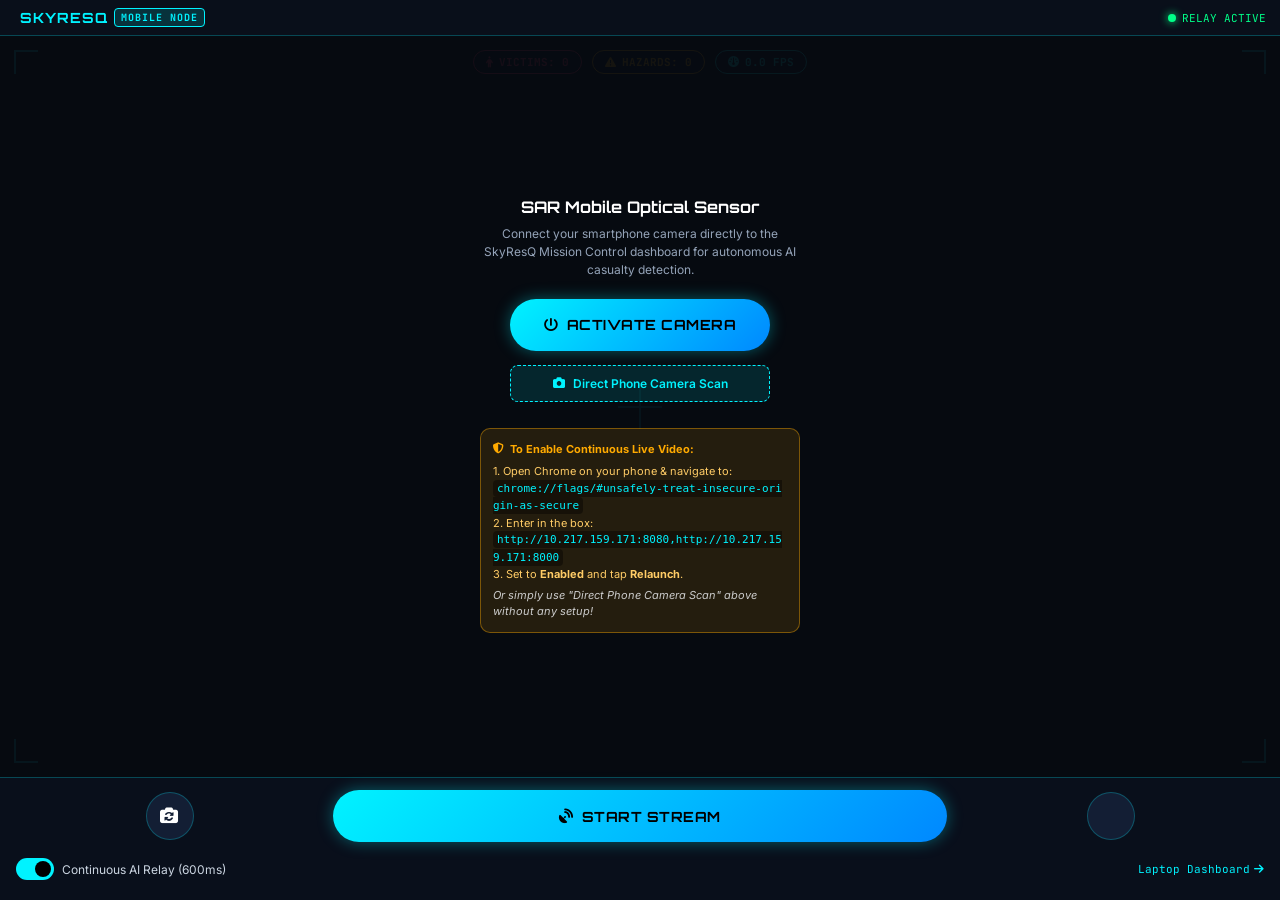
<file: frontend/mobile-cam.html>
<!DOCTYPE html>
<html lang="en">
<head>
  <meta charset="UTF-8">
  <meta name="viewport" content="width=device-width, initial-scale=1.0, maximum-scale=1.0, user-scalable=no">
  <title>SkyResQ Mobile Tactical Camera Node</title>
  <link rel="stylesheet" href="https://cdnjs.cloudflare.com/ajax/libs/font-awesome/6.4.0/css/all.min.css">
  <link href="https://fonts.googleapis.com/css2?family=Orbitron:wght@500;700;900&family=Inter:wght@400;600;700&family=JetBrains+Mono:wght@400;600&display=swap" rel="stylesheet">
  <style>
    :root {
      --bg-dark: #070b12;
      --panel-bg: rgba(14, 22, 38, 0.92);
      --cyan: #00f3ff;
      --cyan-glow: rgba(0, 243, 255, 0.35);
      --red: #ff3366;
      --amber: #ffaa00;
      --green: #00ff88;
      --border-color: rgba(0, 243, 255, 0.25);
    }

    * {
      box-sizing: border-box;
      margin: 0;
      padding: 0;
      user-select: none;
      -webkit-user-select: none;
      -webkit-tap-highlight-color: transparent;
    }

    body {
      background: var(--bg-dark);
      color: #e2e8f0;
      font-family: 'Inter', -apple-system, sans-serif;
      height: 100vh;
      height: 100dvh;
      overflow: hidden;
      display: flex;
      flex-direction: column;
    }

    /* Top Tactical Navigation Bar */
    .mobile-header {
      background: rgba(10, 16, 28, 0.95);
      border-bottom: 1px solid var(--border-color);
      padding: 8px 14px;
      display: flex;
      justify-content: space-between;
      align-items: center;
      z-index: 20;
    }

    .brand-title {
      font-family: 'Orbitron', sans-serif;
      font-size: 14px;
      font-weight: 700;
      letter-spacing: 1px;
      color: var(--cyan);
      display: flex;
      align-items: center;
      gap: 6px;
    }

    .node-tag {
      font-size: 10px;
      padding: 2px 6px;
      border-radius: 4px;
      background: rgba(0, 243, 255, 0.15);
      border: 1px solid var(--cyan);
      color: var(--cyan);
      font-family: 'JetBrains Mono', monospace;
    }

    .connection-status {
      display: flex;
      align-items: center;
      gap: 6px;
      font-size: 11px;
      font-family: 'JetBrains Mono', monospace;
      color: var(--green);
    }

    .status-dot {
      width: 8px;
      height: 8px;
      border-radius: 50%;
      background: var(--green);
      box-shadow: 0 0 8px var(--green);
      animation: pulse 1.8s infinite;
    }

    @keyframes pulse {
      0%, 100% { opacity: 1; transform: scale(1); }
      50% { opacity: 0.5; transform: scale(0.85); }
    }

    /* Main Viewfinder Area */
    .viewfinder-container {
      position: relative;
      flex: 1;
      width: 100%;
      background: #000;
      display: flex;
      justify-content: center;
      align-items: center;
      overflow: hidden;
    }

    video#mobileVideo {
      width: 100%;
      height: 100%;
      object-fit: cover;
      display: block;
    }

    canvas#mobileCanvasOverlay {
      position: absolute;
      top: 0;
      left: 0;
      width: 100%;
      height: 100%;
      object-fit: cover;
      pointer-events: none;
      z-index: 5;
    }

    /* Tactical HUD Overlays */
    .hud-reticle-corner {
      position: absolute;
      width: 24px;
      height: 24px;
      border: 2px solid var(--cyan);
      pointer-events: none;
      z-index: 6;
      opacity: 0.85;
    }
    .hud-corner-tl { top: 14px; left: 14px; border-right: none; border-bottom: none; }
    .hud-corner-tr { top: 14px; right: 14px; border-left: none; border-bottom: none; }
    .hud-corner-bl { bottom: 14px; left: 14px; border-right: none; border-top: none; }
    .hud-corner-br { bottom: 14px; right: 14px; border-left: none; border-top: none; }

    .hud-center-crosshair {
      position: absolute;
      top: 50%;
      left: 50%;
      transform: translate(-50%, -50%);
      width: 44px;
      height: 44px;
      pointer-events: none;
      z-index: 6;
      opacity: 0.65;
    }
    .hud-center-crosshair::before, .hud-center-crosshair::after {
      content: '';
      position: absolute;
      background: var(--cyan);
    }
    .hud-center-crosshair::before {
      top: 21px; left: 0; width: 44px; height: 2px;
    }
    .hud-center-crosshair::after {
      left: 21px; top: 0; width: 2px; height: 44px;
    }

    /* Live Casualty Stats Badges on Top of Viewfinder */
    .hud-stats-overlay {
      position: absolute;
      top: 14px;
      left: 0;
      right: 0;
      display: flex;
      justify-content: center;
      gap: 10px;
      z-index: 10;
      pointer-events: none;
    }

    .hud-stat-pill {
      background: rgba(10, 16, 28, 0.85);
      border: 1px solid var(--border-color);
      border-radius: 20px;
      padding: 4px 12px;
      font-size: 11px;
      font-family: 'JetBrains Mono', monospace;
      font-weight: 700;
      display: flex;
      align-items: center;
      gap: 6px;
      backdrop-filter: blur(8px);
    }

    .pill-victims { border-color: var(--red); color: var(--red); }
    .pill-hazards { border-color: var(--amber); color: var(--amber); }
    .pill-fps { border-color: var(--cyan); color: var(--cyan); }

    /* Standby Banner when camera permission requested or blocked */
    .standby-overlay {
      position: absolute;
      inset: 0;
      background: rgba(7, 11, 18, 0.94);
      display: flex;
      flex-direction: column;
      justify-content: center;
      align-items: center;
      padding: 24px;
      text-align: center;
      z-index: 15;
    }

    .standby-icon {
      font-size: 48px;
      color: var(--cyan);
      margin-bottom: 16px;
      text-shadow: 0 0 16px var(--cyan-glow);
    }

    .standby-title {
      font-family: 'Orbitron', sans-serif;
      font-size: 16px;
      color: #fff;
      margin-bottom: 8px;
    }

    .standby-desc {
      font-size: 12px;
      color: #94a3b8;
      max-width: 320px;
      line-height: 1.5;
      margin-bottom: 20px;
    }

    /* Bottom Control Bar */
    .mobile-controls {
      background: rgba(10, 16, 28, 0.98);
      border-top: 1px solid var(--border-color);
      padding: 12px 16px 20px;
      display: flex;
      flex-direction: column;
      gap: 12px;
      z-index: 20;
    }

    .control-row-primary {
      display: grid;
      grid-template-columns: 1fr 2fr 1fr;
      gap: 10px;
      align-items: center;
    }

    .btn-circle {
      width: 48px;
      height: 48px;
      border-radius: 50%;
      background: rgba(22, 33, 56, 0.9);
      border: 1px solid var(--border-color);
      color: #fff;
      display: flex;
      justify-content: center;
      align-items: center;
      font-size: 18px;
      cursor: pointer;
      transition: all 0.2s ease;
      justify-self: center;
    }

    .btn-circle:active {
      transform: scale(0.92);
      border-color: var(--cyan);
    }

    .btn-circle.active {
      background: var(--cyan);
      color: #000;
      box-shadow: 0 0 14px var(--cyan-glow);
    }

    .btn-main-shutter {
      width: 100%;
      height: 52px;
      border-radius: 26px;
      background: linear-gradient(135deg, #00f3ff 0%, #0088ff 100%);
      border: none;
      color: #000;
      font-family: 'Orbitron', sans-serif;
      font-size: 14px;
      font-weight: 700;
      letter-spacing: 0.5px;
      display: flex;
      justify-content: center;
      align-items: center;
      gap: 8px;
      cursor: pointer;
      box-shadow: 0 0 16px var(--cyan-glow);
      transition: all 0.2s ease;
    }

    .btn-main-shutter:active {
      transform: scale(0.96);
    }

    .btn-main-shutter.streaming {
      background: linear-gradient(135deg, #ff3366 0%, #cc0033 100%);
      color: #fff;
      box-shadow: 0 0 16px rgba(255, 51, 102, 0.45);
    }

    .control-row-secondary {
      display: flex;
      justify-content: space-between;
      align-items: center;
      padding-top: 4px;
    }

    .toggle-stream-mode {
      display: flex;
      align-items: center;
      gap: 8px;
      font-size: 12px;
      color: #cbd5e1;
    }

    /* Switch Component */
    .switch {
      position: relative;
      display: inline-block;
      width: 38px;
      height: 22px;
    }
    .switch input { opacity: 0; width: 0; height: 0; }
    .slider {
      position: absolute;
      cursor: pointer;
      inset: 0;
      background-color: #334155;
      transition: .3s;
      border-radius: 22px;
    }
    .slider:before {
      position: absolute;
      content: "";
      height: 16px;
      width: 16px;
      left: 3px;
      bottom: 3px;
      background-color: white;
      transition: .3s;
      border-radius: 50%;
    }
    input:checked + .slider {
      background-color: var(--cyan);
    }
    input:checked + .slider:before {
      transform: translateX(16px);
      background-color: #000;
    }

    .btn-nav-dashboard {
      font-size: 11px;
      color: var(--cyan);
      text-decoration: none;
      display: flex;
      align-items: center;
      gap: 4px;
      font-family: 'JetBrains Mono', monospace;
    }

    /* Native Camera Fallback button */
    .btn-native-capture {
      background: rgba(0, 243, 255, 0.12);
      border: 1px dashed var(--cyan);
      border-radius: 8px;
      color: var(--cyan);
      font-size: 12px;
      padding: 10px;
      width: 100%;
      cursor: pointer;
      display: flex;
      justify-content: center;
      align-items: center;
      gap: 8px;
      font-family: 'Inter', sans-serif;
      font-weight: 600;
    }

    .btn-native-capture:active {
      background: rgba(0, 243, 255, 0.25);
    }

    #fileNativeCapture {
      display: none;
    }
  </style>
</head>
<body>

  <!-- Mobile Top Bar -->
  <header class="mobile-header">
    <div class="brand-title">
      <i class="fa-solid fa-drone"></i>
      <span>SKYRESQ</span>
      <span class="node-tag">MOBILE NODE</span>
    </div>
    <div class="connection-status">
      <span class="status-dot"></span>
      <span id="txtConnectionState">RELAY ACTIVE</span>
    </div>
  </header>

  <!-- Live Camera Viewfinder -->
  <main class="viewfinder-container" id="viewfinder">
    <!-- Tactical Corner Reticles -->
    <div class="hud-reticle-corner hud-corner-tl"></div>
    <div class="hud-reticle-corner hud-corner-tr"></div>
    <div class="hud-reticle-corner hud-corner-bl"></div>
    <div class="hud-reticle-corner hud-corner-br"></div>
    <div class="hud-center-crosshair"></div>

    <!-- Live HUD Stats -->
    <div class="hud-stats-overlay">
      <div class="hud-stat-pill pill-victims">
        <i class="fa-solid fa-person"></i>
        <span>VICTIMS: <strong id="lblVictims">0</strong></span>
      </div>
      <div class="hud-stat-pill pill-hazards">
        <i class="fa-solid fa-triangle-exclamation"></i>
        <span>HAZARDS: <strong id="lblHazards">0</strong></span>
      </div>
      <div class="hud-stat-pill pill-fps">
        <i class="fa-solid fa-gauge"></i>
        <span id="lblFps">0.0 FPS</span>
      </div>
    </div>

    <!-- HTML5 Video Stream Element -->
    <video id="mobileVideo" autoplay playsinline muted></video>

    <!-- Canvas for Real-Time YOLO Bounding Boxes -->
    <canvas id="mobileCanvasOverlay"></canvas>

    <!-- Hidden Offscreen Canvas for Snapshot Grabs -->
    <canvas id="mobileOffscreenCanvas" style="display: none;"></canvas>

    <!-- Standby Overlay (shown before camera start or on permission issue) -->
    <div class="standby-overlay" id="standbyOverlay">
      <i class="fa-solid fa-camera-viewfinder standby-icon"></i>
      <h2 class="standby-title">SAR Mobile Optical Sensor</h2>
      <p class="standby-desc">
        Connect your smartphone camera directly to the SkyResQ Mission Control dashboard for autonomous AI casualty detection.
      </p>
      
      <button class="btn-main-shutter" id="btnActivateCamera" style="max-width: 260px; margin-bottom: 14px;">
        <i class="fa-solid fa-power-off"></i>
        <span>ACTIVATE CAMERA</span>
      </button>

      <!-- Native Camera Capture Fallback for Insecure HTTP -->
      <label class="btn-native-capture" for="fileNativeCapture" style="max-width: 260px; margin-bottom: 12px;">
        <i class="fa-solid fa-camera"></i>
        <span>Direct Phone Camera Scan</span>
      </label>
      <input type="file" id="fileNativeCapture" accept="image/*" capture="environment">

      <!-- Insecure HTTP Guidance Notice -->
      <div id="httpNoticeBox" style="display: none; background: rgba(255, 170, 0, 0.12); border: 1px solid rgba(255, 170, 0, 0.4); border-radius: 10px; padding: 12px; margin-top: 14px; max-width: 320px; text-align: left; font-size: 11px; line-height: 1.5; color: #ffcc66;">
        <div style="font-weight: bold; margin-bottom: 6px; color: #ffaa00; display: flex; align-items: center; gap: 6px;">
          <i class="fa-solid fa-shield-halved"></i> To Enable Continuous Live Video:
        </div>
        1. Open Chrome on your phone & navigate to:<br>
        <code style="background: rgba(0,0,0,0.4); padding: 2px 4px; border-radius: 4px; word-break: break-all; color: #00f3ff;">chrome://flags/#unsafely-treat-insecure-origin-as-secure</code><br>
        2. Enter in the box:<br>
        <code style="background: rgba(0,0,0,0.4); padding: 2px 4px; border-radius: 4px; word-break: break-all; color: #00f3ff;">http://10.217.159.171:8080,http://10.217.159.171:8000</code><br>
        3. Set to <strong>Enabled</strong> and tap <strong>Relaunch</strong>.<br>
        <em style="color: #ccc; display: block; margin-top: 4px;">Or simply use "Direct Phone Camera Scan" above without any setup!</em>
      </div>
    </div>
  </main>

  <!-- Bottom Touch Controls -->
  <footer class="mobile-controls">
    <div class="control-row-primary">
      <!-- Camera Flip Button (Front / Rear) -->
      <button class="btn-circle" id="btnFlipCamera" title="Switch Rear / Front Camera">
        <i class="fa-solid fa-camera-rotate"></i>
      </button>

      <!-- Main Action Shutter Button -->
      <button class="btn-main-shutter" id="btnMainShutter">
        <i class="fa-solid fa-satellite-dish" id="shutterIcon"></i>
        <span id="shutterText">START STREAM</span>
      </button>

      <!-- Torch / Flashlight Toggle -->
      <button class="btn-circle" id="btnTorch" title="Toggle Torch Flashlight">
        <i class="fa-solid fa-flashlight"></i>
      </button>
    </div>

    <div class="control-row-secondary">
      <label class="toggle-stream-mode">
        <label class="switch">
          <input type="checkbox" id="chkContinuousStream" checked>
          <span class="slider"></span>
        </label>
        <span>Continuous AI Relay (600ms)</span>
      </label>

      <a href="index.html" class="btn-nav-dashboard">
        <span>Laptop Dashboard</span>
        <i class="fa-solid fa-arrow-right"></i>
      </a>
    </div>
  </footer>

  <script src="js/config.js"></script>
  <script>
    // SkyResQ Mobile Tactical Node Logic
    const getMobileBackendBase = () => {
      // 1. If helper exists on window, use it
      if (typeof window !== 'undefined' && window.SkyResQConfig && typeof window.SkyResQConfig.getBackendUrl === 'function') {
        const url = window.SkyResQConfig.getBackendUrl();
        if (url) return url;
      }
      if (window.__SKYRESQ_API_URL__) return window.__SKYRESQ_API_URL__.replace(/\/+$/, '');
      if (window.__SKYRESQ_CONFIG__ && window.__SKYRESQ_CONFIG__.BACKEND_URL) {
        return window.__SKYRESQ_CONFIG__.BACKEND_URL.replace(/\/+$/, '');
      }
      const urlParams = new URLSearchParams(window.location.search);
      if (urlParams.get('api')) return urlParams.get('api').replace(/\/+$/, '');

      try {
        const stored = localStorage.getItem('skyresq_backend_url');
        if (stored && stored.trim()) return stored.trim().replace(/\/+$/, '');
      } catch (e) {}

      const protocol = window.location.protocol || 'http:';
      const hostname = window.location.hostname || '127.0.0.1';
      const port = window.location.port;

      if (port === '8080' || port === '5500' || port === '3000') {
        return `${protocol}//${hostname}:8000`;
      }
      if (port === '8000') {
        return `${protocol}//${hostname}:8000`;
      }
      if (!port || port === '80' || port === '443') {
        return `${protocol}//${hostname}${port ? ':' + port : ''}`;
      }
      return `${protocol}//${hostname}:8000`;
    };
    const BACKEND_BASE = getMobileBackendBase();

    const video = document.getElementById('mobileVideo');
    const overlay = document.getElementById('mobileCanvasOverlay');
    const offscreen = document.getElementById('mobileOffscreenCanvas');
    const standby = document.getElementById('standbyOverlay');
    const btnActivate = document.getElementById('btnActivateCamera');
    const btnShutter = document.getElementById('btnMainShutter');
    const shutterIcon = document.getElementById('shutterIcon');
    const shutterText = document.getElementById('shutterText');
    const btnFlip = document.getElementById('btnFlipCamera');
    const btnTorch = document.getElementById('btnTorch');
    const chkContinuous = document.getElementById('chkContinuousStream');
    const fileNative = document.getElementById('fileNativeCapture');

    const lblVictims = document.getElementById('lblVictims');
    const lblHazards = document.getElementById('lblHazards');
    const lblFps = document.getElementById('lblFps');
    const txtConnection = document.getElementById('txtConnectionState');

    let currentStream = null;
    let facingMode = 'environment'; // Default to rear camera for SAR scanning
    let isStreaming = false;
    let streamTimer = null;
    let isTorchOn = false;
    let deviceId = 'mobile-node-' + Math.random().toString(36).substring(2, 7);

    // Audio Alert Beep for Casualty Discovery
    const audioCtx = (window.AudioContext || window.webkitAudioContext) ? new (window.AudioContext || window.webkitAudioContext)() : null;
    function playBeep(freq = 880, duration = 0.15) {
      if (!audioCtx) return;
      try {
        if (audioCtx.state === 'suspended') audioCtx.resume();
        const osc = audioCtx.createOscillator();
        const gain = audioCtx.createGain();
        osc.type = 'sine';
        osc.frequency.setValueAtTime(freq, audioCtx.currentTime);
        gain.gain.setValueAtTime(0.2, audioCtx.currentTime);
        gain.gain.exponentialRampToValueAtTime(0.001, audioCtx.currentTime + duration);
        osc.connect(gain);
        gain.connect(audioCtx.destination);
        osc.start();
        osc.stop(audioCtx.currentTime + duration);
      } catch (e) { }
    }

    // 1. Initialize Camera
    async function initCamera() {
      if (currentStream) {
        currentStream.getTracks().forEach(track => track.stop());
      }

      const constraints = {
        video: {
          facingMode: { ideal: facingMode },
          width: { ideal: 1280, max: 1920 },
          height: { ideal: 720, max: 1080 }
        },
        audio: false
      };

      try {
        if (!navigator.mediaDevices || !navigator.mediaDevices.getUserMedia) {
          throw new Error('BROWSER_HTTP_BLOCKED');
        }

        try {
          currentStream = await navigator.mediaDevices.getUserMedia(constraints);
        } catch (constraintErr) {
          console.warn('Initial constraint failed, falling back to simple video constraint:', constraintErr);
          currentStream = await navigator.mediaDevices.getUserMedia({ video: true, audio: false });
        }

        video.srcObject = currentStream;
        await video.play();
        standby.style.display = 'none';

        video.onloadedmetadata = () => {
          overlay.width = video.videoWidth;
          overlay.height = video.videoHeight;
          offscreen.width = video.videoWidth;
          offscreen.height = video.videoHeight;
        };

        // If continuous stream toggle is active, start transmitting
        if (chkContinuous.checked && !isStreaming) {
          startTransmission();
        }
      } catch (err) {
        console.warn('Live getUserMedia camera failed (likely HTTP origin):', err);
        const httpNotice = document.getElementById('httpNoticeBox');
        if (httpNotice) httpNotice.style.display = 'block';
        alert('Browser blocked live video stream on HTTP.\n\nPlease tap "Direct Phone Camera Scan" to take instant photos, or see the instructions on-screen to enable the Chrome flag.');
      }
    }

    // 2. Camera Flip (Front <-> Rear)
    btnFlip.addEventListener('click', async () => {
      facingMode = (facingMode === 'environment') ? 'user' : 'environment';
      await initCamera();
    });

    // 3. Torch / Flashlight Toggle
    btnTorch.addEventListener('click', async () => {
      if (!currentStream) return;
      const track = currentStream.getVideoTracks()[0];
      const capabilities = track.getCapabilities ? track.getCapabilities() : {};
      if (capabilities.torch) {
        isTorchOn = !isTorchOn;
        try {
          await track.applyConstraints({ advanced: [{ torch: isTorchOn }] });
          btnTorch.classList.toggle('active', isTorchOn);
        } catch (e) {
          console.warn('Torch constraint error:', e);
        }
      } else {
        alert('Torch/Flashlight is not accessible via this browser sensor.');
      }
    });

    // 4. Transmission Loop
    function startTransmission() {
      isStreaming = true;
      btnShutter.classList.add('streaming');
      shutterIcon.className = 'fa-solid fa-stop';
      shutterText.textContent = 'STOP RELAY';
      runTransmissionCycle();
    }

    function stopTransmission() {
      isStreaming = false;
      if (streamTimer) clearTimeout(streamTimer);
      btnShutter.classList.remove('streaming');
      shutterIcon.className = 'fa-solid fa-satellite-dish';
      shutterText.textContent = 'START STREAM';
      clearOverlay();
    }

    let isUploading = false;
    async function runTransmissionCycle() {
      if (!isStreaming) return;
      const start = performance.now();
      await captureAndUploadFrame();
      const elapsed = performance.now() - start;
      const delay = Math.max(400, 1500 - elapsed);
      streamTimer = setTimeout(runTransmissionCycle, delay);
    }

    // 5. Capture Frame and Upload to Backend
    async function captureAndUploadFrame() {
      if (isUploading || !video || !video.videoWidth) return;
      isUploading = true;

      const oCtx = offscreen.getContext('2d');
      offscreen.width = video.videoWidth;
      offscreen.height = video.videoHeight;
      oCtx.drawImage(video, 0, 0, offscreen.width, offscreen.height);

      offscreen.toBlob(async (blob) => {
        if (!blob) {
          isUploading = false;
          return;
        }
        const formData = new FormData();
        formData.append('file', blob, 'mobile_frame.jpg');
        formData.append('device_id', deviceId);
        formData.append('device_name', 'Mobile Camera (' + (facingMode === 'environment' ? 'Rear' : 'Front') + ')');
        formData.append('camera_facing', facingMode);
        formData.append('conf_threshold', '0.25');

        try {
          const res = await fetch(`${BACKEND_BASE}/api/v1/remote-camera/frame`, {
            method: 'POST',
            body: formData
          });

          if (!res.ok) throw new Error('HTTP ' + res.status);
          const data = await res.json();
          if (data && data.data) {
            renderDetections(data.data.detections || []);
            lblFps.textContent = `${data.fps || 1.6} FPS`;
          }
          txtConnection.textContent = 'RELAY ACTIVE';
          txtConnection.style.color = 'var(--green)';
        } catch (err) {
          console.warn('Frame transmission error:', err);
          txtConnection.textContent = 'RELAY RETRYING';
          txtConnection.style.color = 'var(--amber)';
        } finally {
          isUploading = false;
        }
      }, 'image/jpeg', 0.85);
    }

    // 6. Draw Bounding Boxes on Overlay Canvas
    function renderDetections(detections) {
      const ctx = overlay.getContext('2d');
      ctx.clearRect(0, 0, overlay.width, overlay.height);

      let pCount = 0;
      let hCount = 0;

      detections.forEach(det => {
        const cls = (det.class_name || '').toLowerCase();
        const isPerson = ['person', 'casualty', 'human', 'survivor'].includes(cls);
        const isHazard = ['hazard', 'fire', 'smoke', 'vehicle'].includes(cls);

        if (isPerson) pCount++;
        if (isHazard) hCount++;

        const color = isPerson ? '#ff3366' : (isHazard ? '#ffaa00' : '#00f3ff');
        const bbox = det.bbox;

        // Draw Box
        ctx.strokeStyle = color;
        ctx.lineWidth = 3;
        ctx.strokeRect(bbox.x1, bbox.y1, bbox.x2 - bbox.x1, bbox.y2 - bbox.y1);

        // Draw Corner Accents
        const clen = 10;
        ctx.lineWidth = 5;
        // Top-Left
        ctx.beginPath();
        ctx.moveTo(bbox.x1, bbox.y1 + clen);
        ctx.lineTo(bbox.x1, bbox.y1);
        ctx.lineTo(bbox.x1 + clen, bbox.y1);
        ctx.stroke();

        // Label Badge
        ctx.fillStyle = color;
        const label = `${det.class_name.toUpperCase()} ${(det.confidence * 100).toFixed(0)}%`;
        ctx.font = 'bold 14px "JetBrains Mono", monospace';
        const tw = ctx.measureText(label).width;
        ctx.fillRect(bbox.x1, Math.max(0, bbox.y1 - 22), tw + 10, 22);

        ctx.fillStyle = '#000';
        ctx.fillText(label, bbox.x1 + 5, Math.max(16, bbox.y1 - 6));
      });

      lblVictims.textContent = pCount;
      lblHazards.textContent = hCount;

      if (pCount > 0) {
        playBeep(880, 0.1);
      }
    }

    function clearOverlay() {
      const ctx = overlay.getContext('2d');
      ctx.clearRect(0, 0, overlay.width, overlay.height);
      lblVictims.textContent = '0';
      lblHazards.textContent = '0';
      lblFps.textContent = '0.0 FPS';
    }

    // 7. Shutter Button Trigger
    btnShutter.addEventListener('click', () => {
      if (isStreaming) {
        stopTransmission();
      } else {
        if (!currentStream) {
          initCamera().then(() => startTransmission());
        } else {
          startTransmission();
        }
      }
    });

    btnActivate.addEventListener('click', () => {
      initCamera();
    });

    // 8. Native Camera Capture Fallback (Works on every phone over HTTP)
    fileNative.addEventListener('change', async (e) => {
      const file = e.target.files[0];
      if (!file) return;

      txtConnection.textContent = 'ANALYZING SNAPSHOT...';
      const formData = new FormData();
      formData.append('file', file);
      formData.append('conf_threshold', '0.25');

      try {
        const res = await fetch(`${BACKEND_BASE}/api/v1/detection/image`, {
          method: 'POST',
          body: formData
        });

        if (!res.ok) throw new Error('HTTP ' + res.status);
        const data = await res.json();
        
        standby.style.display = 'none';
        // Render image onto offscreen / video placeholder
        const img = new Image();
        img.onload = () => {
          overlay.width = img.width;
          overlay.height = img.height;
          const ctx = overlay.getContext('2d');
          ctx.drawImage(img, 0, 0);
          renderDetections(data.detections || []);
        };
        let fullAnnotatedUrl = data.annotated_image_url;
        if (fullAnnotatedUrl && !fullAnnotatedUrl.startsWith('http://') && !fullAnnotatedUrl.startsWith('https://')) {
          fullAnnotatedUrl = `${BACKEND_BASE}${fullAnnotatedUrl.startsWith('/') ? '' : '/'}${fullAnnotatedUrl}`;
        }
        img.src = fullAnnotatedUrl || URL.createObjectURL(file);

        txtConnection.textContent = `DETECTED ${data.total_detections} TARGETS`;
        txtConnection.style.color = 'var(--cyan)';
      } catch (err) {
        alert('Detection error: ' + err.message);
      }
    });

    // Start camera immediately on load if possible
    window.addEventListener('DOMContentLoaded', () => {
      if (navigator.mediaDevices && navigator.mediaDevices.getUserMedia) {
        initCamera();
      }
    });
  </script>
</body>
</html>
</file>
